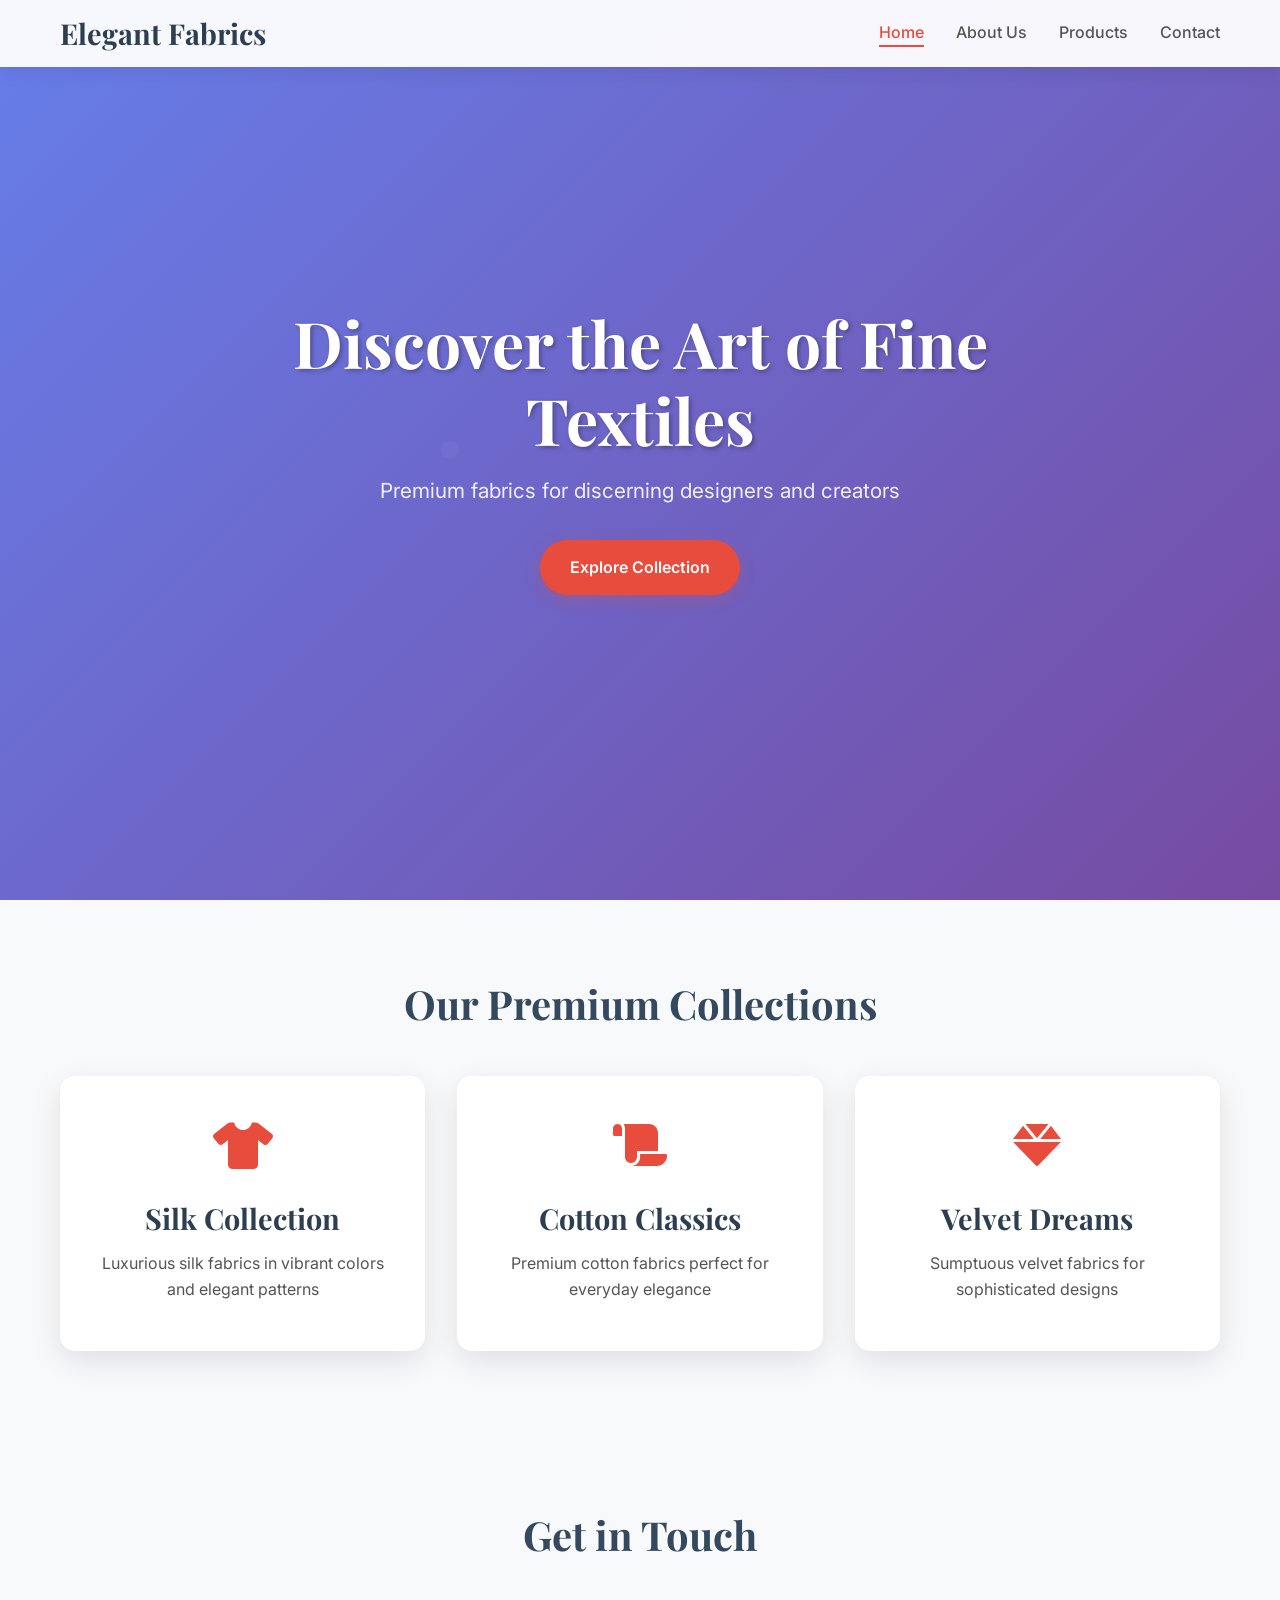
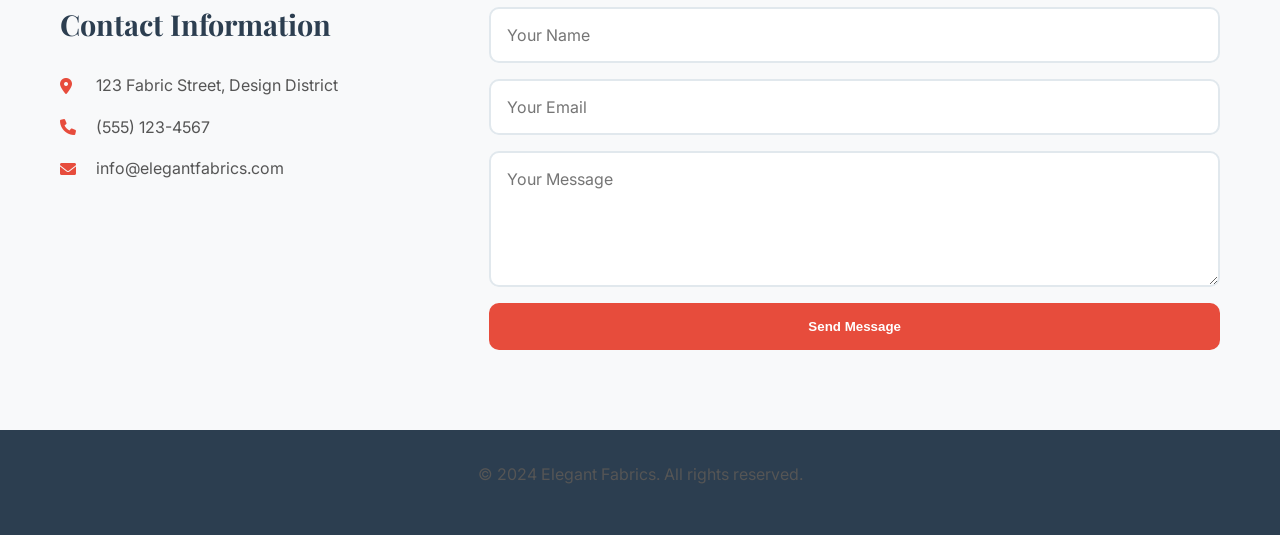
<file: index.html>
<!DOCTYPE html>
<html lang="en">
<head>
    <meta charset="UTF-8">
    <meta name="viewport" content="width=device-width, initial-scale=1.0">
    <title>Elegant Fabrics - Premium Textiles & Materials</title>
    <link rel="stylesheet" href="styles.css">
    <link href="https://fonts.googleapis.com/css2?family=Playfair+Display:wght@400;700&family=Inter:wght@300;400;500;600&display=swap" rel="stylesheet">
    <link rel="stylesheet" href="https://cdnjs.cloudflare.com/ajax/libs/font-awesome/6.0.0/css/all.min.css">
</head>
<body>
    <header class="header">
        <nav class="navbar">
            <div class="nav-container">
                <div class="nav-logo">
                    <h2>Elegant Fabrics</h2>
                </div>
                <ul class="nav-menu">
                    <li class="nav-item">
                        <a href="index.html" class="nav-link">Home</a>
                    </li>
                    <li class="nav-item">
                        <a href="about.html" class="nav-link active">About Us</a>
                    </li>
                    <li class="nav-item">
                        <a href="#products" class="nav-link">Products</a>
                    </li>
                    <li class="nav-item">
                        <a href="#contact" class="nav-link">Contact</a>
                    </li>
                </ul>
                <div class="hamburger">
                    <span class="bar"></span>
                    <span class="bar"></span>
                    <span class="bar"></span>
                </div>
            </div>
        </nav>
    </header>

    <main>
        <section class="hero">
            <div class="hero-content">
                <h1>Discover the Art of Fine Textiles</h1>
                <p>Premium fabrics for discerning designers and creators</p>
                <a href="#products" class="cta-button">Explore Collection</a>
            </div>
        </section>

        <section id="products" class="products">
            <div class="container">
                <h2>Our Premium Collections</h2>
                <div class="product-grid">
                    <div class="product-card">
                        <div class="product-image">
                            <i class="fas fa-tshirt"></i>
                        </div>
                        <h3>Silk Collection</h3>
                        <p>Luxurious silk fabrics in vibrant colors and elegant patterns</p>
                    </div>
                    <div class="product-card">
                        <div class="product-image">
                            <i class="fas fa-scroll"></i>
                        </div>
                        <h3>Cotton Classics</h3>
                        <p>Premium cotton fabrics perfect for everyday elegance</p>
                    </div>
                    <div class="product-card">
                        <div class="product-image">
                            <i class="fas fa-gem"></i>
                        </div>
                        <h3>Velvet Dreams</h3>
                        <p>Sumptuous velvet fabrics for sophisticated designs</p>
                    </div>
                </div>
            </div>
        </section>

        <section id="contact" class="contact">
            <div class="container">
                <h2>Get in Touch</h2>
                <div class="contact-content">
                    <div class="contact-info">
                        <h3>Contact Information</h3>
                        <p><i class="fas fa-map-marker-alt"></i> 123 Fabric Street, Design District</p>
                        <p><i class="fas fa-phone"></i> (555) 123-4567</p>
                        <p><i class="fas fa-envelope"></i> info@elegantfabrics.com</p>
                    </div>
                    <form class="contact-form">
                        <input type="text" placeholder="Your Name" required>
                        <input type="email" placeholder="Your Email" required>
                        <textarea placeholder="Your Message" rows="5" required></textarea>
                        <button type="submit" class="submit-btn">Send Message</button>
                    </form>
                </div>
            </div>
        </section>
    </main>

    <footer class="footer">
        <div class="container">
            <p>&copy; 2024 Elegant Fabrics. All rights reserved.</p>
        </div>
    </footer>

    <script src="script.js"></script>
</body>
</html>
</file>
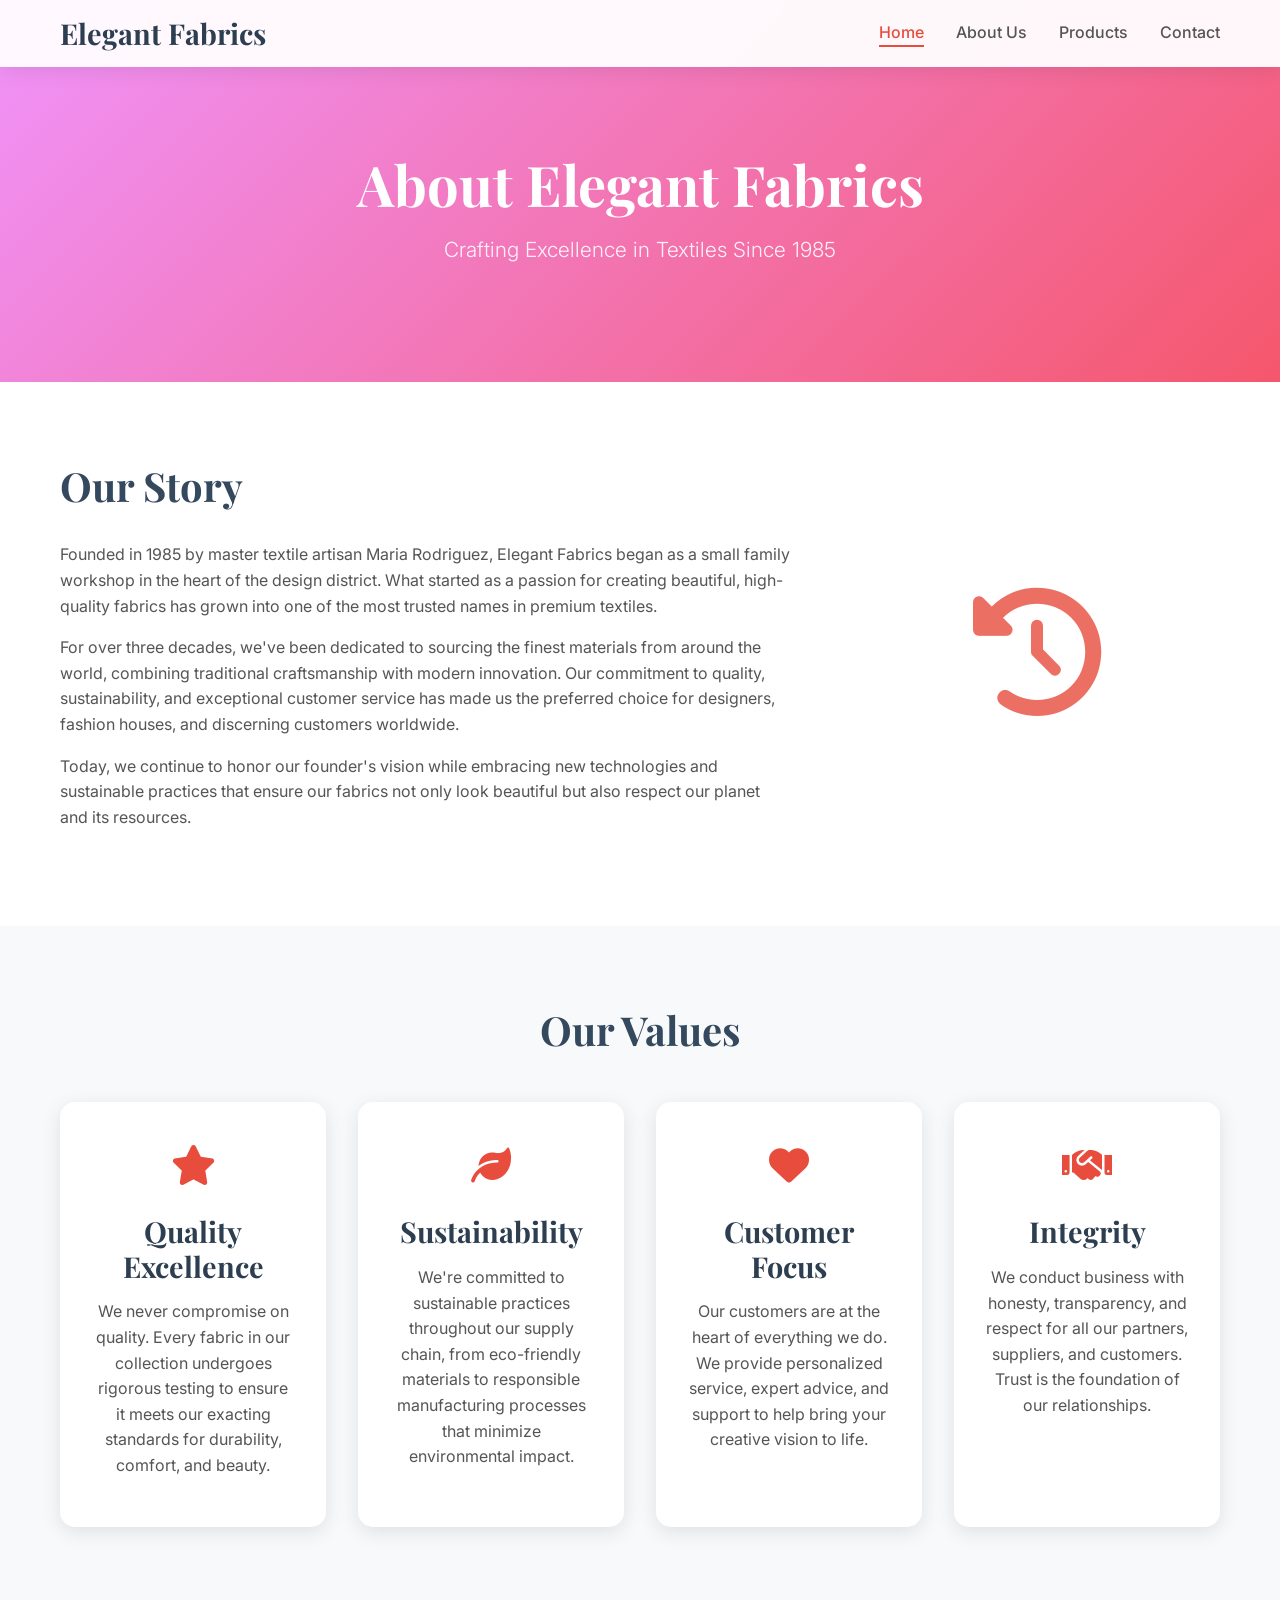
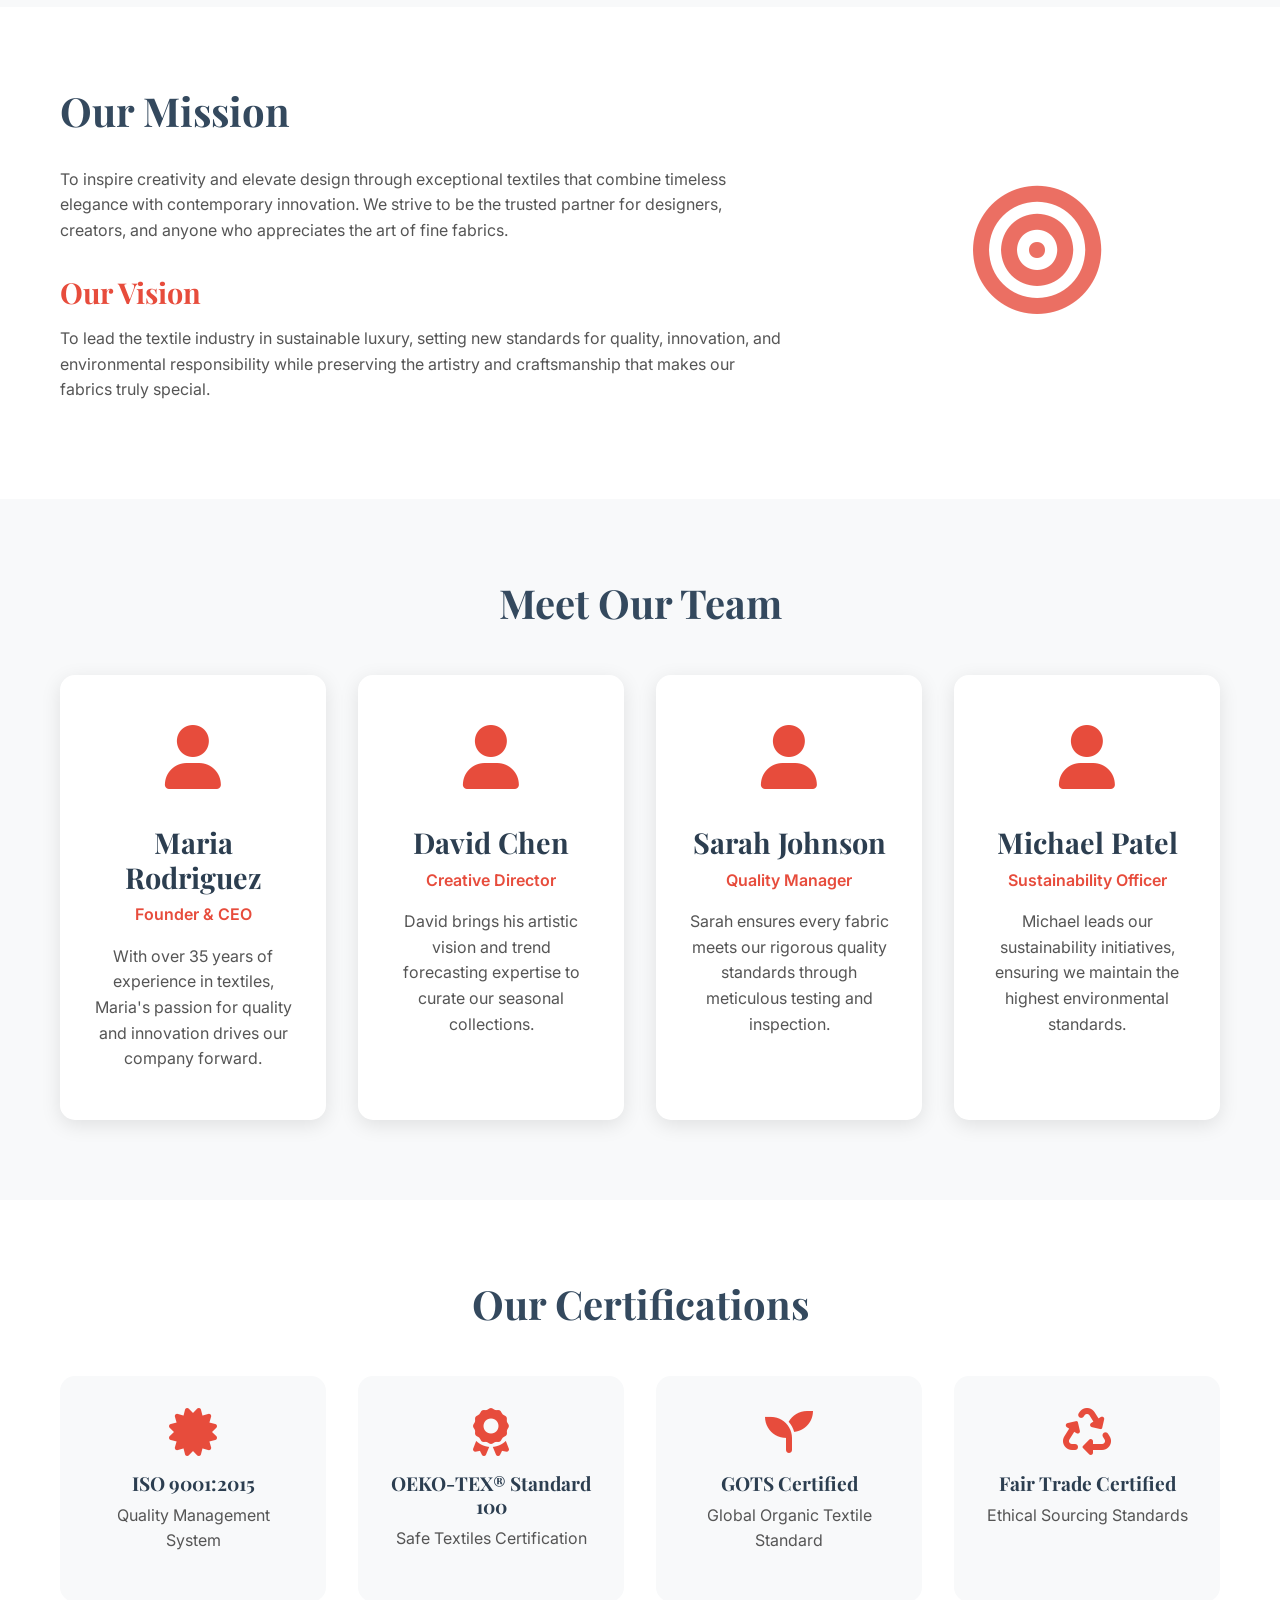
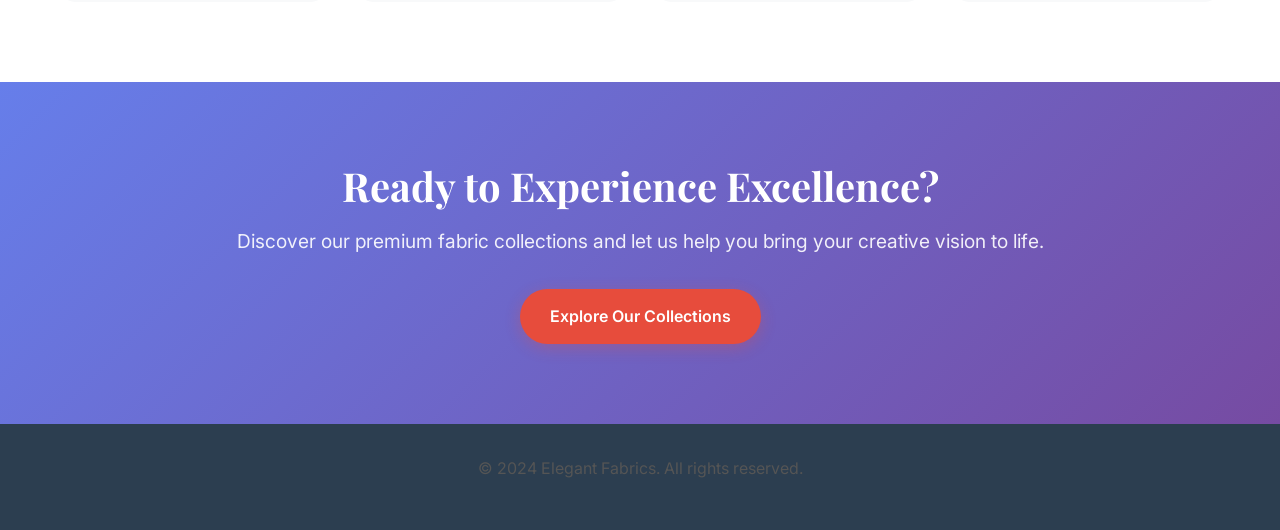
<file: about.html>
<!DOCTYPE html>
<html lang="en">
<head>
    <meta charset="UTF-8">
    <meta name="viewport" content="width=device-width, initial-scale=1.0">
    <title>About Us - Elegant Fabrics</title>
    <link rel="stylesheet" href="styles.css">
    <link href="https://fonts.googleapis.com/css2?family=Playfair+Display:wght@400;700&family=Inter:wght@300;400;500;600&display=swap" rel="stylesheet">
    <link rel="stylesheet" href="https://cdnjs.cloudflare.com/ajax/libs/font-awesome/6.0.0/css/all.min.css">
</head>
<body>
    <header class="header">
        <nav class="navbar">
            <div class="nav-container">
                <div class="nav-logo">
                    <h2>Elegant Fabrics</h2>
                </div>
                <ul class="nav-menu">
                    <li class="nav-item">
                        <a href="index.html" class="nav-link">Home</a>
                    </li>
                    <li class="nav-item">
                        <a href="about.html" class="nav-link active">About Us</a>
                    </li>
                    <li class="nav-item">
                        <a href="index.html#products" class="nav-link">Products</a>
                    </li>
                    <li class="nav-item">
                        <a href="index.html#contact" class="nav-link">Contact</a>
                    </li>
                </ul>
                <div class="hamburger">
                    <span class="bar"></span>
                    <span class="bar"></span>
                    <span class="bar"></span>
                </div>
            </div>
        </nav>
    </header>

    <main>
        <section class="about-hero">
            <div class="container">
                <h1>About Elegant Fabrics</h1>
                <p class="subtitle">Crafting Excellence in Textiles Since 1985</p>
            </div>
        </section>

        <section class="our-story">
            <div class="container">
                <div class="story-content">
                    <div class="story-text">
                        <h2>Our Story</h2>
                        <p>Founded in 1985 by master textile artisan Maria Rodriguez, Elegant Fabrics began as a small family workshop in the heart of the design district. What started as a passion for creating beautiful, high-quality fabrics has grown into one of the most trusted names in premium textiles.</p>
                        
                        <p>For over three decades, we've been dedicated to sourcing the finest materials from around the world, combining traditional craftsmanship with modern innovation. Our commitment to quality, sustainability, and exceptional customer service has made us the preferred choice for designers, fashion houses, and discerning customers worldwide.</p>
                        
                        <p>Today, we continue to honor our founder's vision while embracing new technologies and sustainable practices that ensure our fabrics not only look beautiful but also respect our planet and its resources.</p>
                    </div>
                    <div class="story-image">
                        <i class="fas fa-history"></i>
                    </div>
                </div>
            </div>
        </section>

        <section class="our-values">
            <div class="container">
                <h2>Our Values</h2>
                <div class="values-grid">
                    <div class="value-card">
                        <div class="value-icon">
                            <i class="fas fa-star"></i>
                        </div>
                        <h3>Quality Excellence</h3>
                        <p>We never compromise on quality. Every fabric in our collection undergoes rigorous testing to ensure it meets our exacting standards for durability, comfort, and beauty.</p>
                    </div>
                    <div class="value-card">
                        <div class="value-icon">
                            <i class="fas fa-leaf"></i>
                        </div>
                        <h3>Sustainability</h3>
                        <p>We're committed to sustainable practices throughout our supply chain, from eco-friendly materials to responsible manufacturing processes that minimize environmental impact.</p>
                    </div>
                    <div class="value-card">
                        <div class="value-icon">
                            <i class="fas fa-heart"></i>
                        </div>
                        <h3>Customer Focus</h3>
                        <p>Our customers are at the heart of everything we do. We provide personalized service, expert advice, and support to help bring your creative vision to life.</p>
                    </div>
                    <div class="value-card">
                        <div class="value-icon">
                            <i class="fas fa-handshake"></i>
                        </div>
                        <h3>Integrity</h3>
                        <p>We conduct business with honesty, transparency, and respect for all our partners, suppliers, and customers. Trust is the foundation of our relationships.</p>
                    </div>
                </div>
            </div>
        </section>

        <section class="our-mission">
            <div class="container">
                <div class="mission-content">
                    <div class="mission-text">
                        <h2>Our Mission</h2>
                        <p>To inspire creativity and elevate design through exceptional textiles that combine timeless elegance with contemporary innovation. We strive to be the trusted partner for designers, creators, and anyone who appreciates the art of fine fabrics.</p>
                        
                        <h3>Our Vision</h3>
                        <p>To lead the textile industry in sustainable luxury, setting new standards for quality, innovation, and environmental responsibility while preserving the artistry and craftsmanship that makes our fabrics truly special.</p>
                    </div>
                    <div class="mission-image">
                        <i class="fas fa-bullseye"></i>
                    </div>
                </div>
            </div>
        </section>

        <section class="our-team">
            <div class="container">
                <h2>Meet Our Team</h2>
                <div class="team-grid">
                    <div class="team-member">
                        <div class="member-image">
                            <i class="fas fa-user"></i>
                        </div>
                        <h3>Maria Rodriguez</h3>
                        <p class="position">Founder & CEO</p>
                        <p>With over 35 years of experience in textiles, Maria's passion for quality and innovation drives our company forward.</p>
                    </div>
                    <div class="team-member">
                        <div class="member-image">
                            <i class="fas fa-user"></i>
                        </div>
                        <h3>David Chen</h3>
                        <p class="position">Creative Director</p>
                        <p>David brings his artistic vision and trend forecasting expertise to curate our seasonal collections.</p>
                    </div>
                    <div class="team-member">
                        <div class="member-image">
                            <i class="fas fa-user"></i>
                        </div>
                        <h3>Sarah Johnson</h3>
                        <p class="position">Quality Manager</p>
                        <p>Sarah ensures every fabric meets our rigorous quality standards through meticulous testing and inspection.</p>
                    </div>
                    <div class="team-member">
                        <div class="member-image">
                            <i class="fas fa-user"></i>
                        </div>
                        <h3>Michael Patel</h3>
                        <p class="position">Sustainability Officer</p>
                        <p>Michael leads our sustainability initiatives, ensuring we maintain the highest environmental standards.</p>
                    </div>
                </div>
            </div>
        </section>

        <section class="certifications">
            <div class="container">
                <h2>Our Certifications</h2>
                <div class="cert-grid">
                    <div class="cert-item">
                        <i class="fas fa-certificate"></i>
                        <h3>ISO 9001:2015</h3>
                        <p>Quality Management System</p>
                    </div>
                    <div class="cert-item">
                        <i class="fas fa-award"></i>
                        <h3>OEKO-TEX® Standard 100</h3>
                        <p>Safe Textiles Certification</p>
                    </div>
                    <div class="cert-item">
                        <i class="fas fa-seedling"></i>
                        <h3>GOTS Certified</h3>
                        <p>Global Organic Textile Standard</p>
                    </div>
                    <div class="cert-item">
                        <i class="fas fa-recycle"></i>
                        <h3>Fair Trade Certified</h3>
                        <p>Ethical Sourcing Standards</p>
                    </div>
                </div>
            </div>
        </section>

        <section class="cta-section">
            <div class="container">
                <h2>Ready to Experience Excellence?</h2>
                <p>Discover our premium fabric collections and let us help you bring your creative vision to life.</p>
                <a href="index.html#products" class="cta-button">Explore Our Collections</a>
            </div>
        </section>
    </main>

    <footer class="footer">
        <div class="container">
            <p>&copy; 2024 Elegant Fabrics. All rights reserved.</p>
        </div>
    </footer>

    <script src="script.js"></script>
</body>
</html>
</file>
<file: styles.css>
/* Reset and Base Styles */
* {
    margin: 0;
    padding: 0;
    box-sizing: border-box;
}

body {
    font-family: 'Inter', sans-serif;
    line-height: 1.6;
    color: #333;
    background-color: #fff;
}

.container {
    max-width: 1200px;
    margin: 0 auto;
    padding: 0 20px;
}

/* Typography */
h1, h2, h3, h4, h5, h6 {
    font-family: 'Playfair Display', serif;
    font-weight: 700;
    line-height: 1.2;
    margin-bottom: 1rem;
}

h1 {
    font-size: 3.5rem;
    color: #2c3e50;
}

h2 {
    font-size: 2.5rem;
    color: #34495e;
    text-align: center;
    margin-bottom: 2rem;
}

h3 {
    font-size: 1.8rem;
    color: #2c3e50;
}

p {
    margin-bottom: 1rem;
    color: #555;
}

/* Header and Navigation */
.header {
    background: rgba(255, 255, 255, 0.95);
    backdrop-filter: blur(10px);
    position: fixed;
    top: 0;
    width: 100%;
    z-index: 1000;
    box-shadow: 0 2px 20px rgba(0, 0, 0, 0.1);
}

.navbar {
    padding: 1rem 0;
}

.nav-container {
    max-width: 1200px;
    margin: 0 auto;
    padding: 0 20px;
    display: flex;
    justify-content: space-between;
    align-items: center;
}

.nav-logo h2 {
    font-family: 'Playfair Display', serif;
    color: #2c3e50;
    margin: 0;
    font-size: 1.8rem;
}

.nav-menu {
    display: flex;
    list-style: none;
    gap: 2rem;
}

.nav-link {
    text-decoration: none;
    color: #555;
    font-weight: 500;
    transition: color 0.3s ease;
    position: relative;
}

.nav-link:hover,
.nav-link.active {
    color: #e74c3c;
}

.nav-link::after {
    content: '';
    position: absolute;
    width: 0;
    height: 2px;
    bottom: -5px;
    left: 0;
    background-color: #e74c3c;
    transition: width 0.3s ease;
}

.nav-link:hover::after,
.nav-link.active::after {
    width: 100%;
}

.hamburger {
    display: none;
    flex-direction: column;
    cursor: pointer;
}

.bar {
    width: 25px;
    height: 3px;
    background-color: #333;
    margin: 3px 0;
    transition: 0.3s;
}

/* Hero Section */
.hero {
    background: linear-gradient(135deg, #667eea 0%, #764ba2 100%);
    height: 100vh;
    display: flex;
    align-items: center;
    justify-content: center;
    text-align: center;
    color: white;
    position: relative;
    overflow: hidden;
}

.hero::before {
    content: '';
    position: absolute;
    top: 0;
    left: 0;
    right: 0;
    bottom: 0;
    background: url('data:image/svg+xml,<svg xmlns="http://www.w3.org/2000/svg" viewBox="0 0 100 100"><defs><pattern id="grain" width="100" height="100" patternUnits="userSpaceOnUse"><circle cx="50" cy="50" r="1" fill="white" opacity="0.1"/></pattern></defs><rect width="100" height="100" fill="url(%23grain)"/></svg>');
    opacity: 0.3;
}

.hero-content {
    position: relative;
    z-index: 2;
    max-width: 800px;
    padding: 0 20px;
}

.hero h1 {
    font-size: 4rem;
    margin-bottom: 1rem;
    color: white;
    text-shadow: 2px 2px 4px rgba(0, 0, 0, 0.3);
}

.hero p {
    font-size: 1.3rem;
    margin-bottom: 2rem;
    color: rgba(255, 255, 255, 0.9);
}

.cta-button {
    display: inline-block;
    background: #e74c3c;
    color: white;
    padding: 15px 30px;
    text-decoration: none;
    border-radius: 50px;
    font-weight: 600;
    transition: all 0.3s ease;
    box-shadow: 0 4px 15px rgba(231, 76, 60, 0.3);
}

.cta-button:hover {
    background: #c0392b;
    transform: translateY(-2px);
    box-shadow: 0 6px 20px rgba(231, 76, 60, 0.4);
}

/* About Hero */
.about-hero {
    background: linear-gradient(135deg, #f093fb 0%, #f5576c 100%);
    padding: 150px 0 100px;
    text-align: center;
    color: white;
}

.about-hero h1 {
    color: white;
    margin-bottom: 1rem;
}

.subtitle {
    font-size: 1.3rem;
    color: rgba(255, 255, 255, 0.9);
    font-weight: 300;
}

/* Sections */
section {
    padding: 80px 0;
}

/* Products Section */
.products {
    background: #f8f9fa;
}

.product-grid {
    display: grid;
    grid-template-columns: repeat(auto-fit, minmax(300px, 1fr));
    gap: 2rem;
    margin-top: 3rem;
}

.product-card {
    background: white;
    padding: 2rem;
    border-radius: 15px;
    text-align: center;
    box-shadow: 0 10px 30px rgba(0, 0, 0, 0.1);
    transition: transform 0.3s ease, box-shadow 0.3s ease;
}

.product-card:hover {
    transform: translateY(-10px);
    box-shadow: 0 20px 40px rgba(0, 0, 0, 0.15);
}

.product-image {
    font-size: 3rem;
    color: #e74c3c;
    margin-bottom: 1rem;
}

.product-card h3 {
    color: #2c3e50;
    margin-bottom: 1rem;
}

/* Story Section */
.our-story {
    background: white;
}

.story-content {
    display: grid;
    grid-template-columns: 2fr 1fr;
    gap: 4rem;
    align-items: center;
}

.story-text h2 {
    text-align: left;
    margin-bottom: 2rem;
}

.story-image {
    text-align: center;
    font-size: 8rem;
    color: #e74c3c;
    opacity: 0.8;
}

/* Values Section */
.our-values {
    background: #f8f9fa;
}

.values-grid {
    display: grid;
    grid-template-columns: repeat(auto-fit, minmax(250px, 1fr));
    gap: 2rem;
    margin-top: 3rem;
}

.value-card {
    background: white;
    padding: 2rem;
    border-radius: 15px;
    text-align: center;
    box-shadow: 0 5px 20px rgba(0, 0, 0, 0.1);
    transition: transform 0.3s ease;
}

.value-card:hover {
    transform: translateY(-5px);
}

.value-icon {
    font-size: 2.5rem;
    color: #e74c3c;
    margin-bottom: 1rem;
}

.value-card h3 {
    color: #2c3e50;
    margin-bottom: 1rem;
}

/* Mission Section */
.our-mission {
    background: white;
}

.mission-content {
    display: grid;
    grid-template-columns: 2fr 1fr;
    gap: 4rem;
    align-items: center;
}

.mission-text h2 {
    text-align: left;
    margin-bottom: 2rem;
}

.mission-text h3 {
    color: #e74c3c;
    margin-top: 2rem;
    margin-bottom: 1rem;
}

.mission-image {
    text-align: center;
    font-size: 8rem;
    color: #e74c3c;
    opacity: 0.8;
}

/* Team Section */
.our-team {
    background: #f8f9fa;
}

.team-grid {
    display: grid;
    grid-template-columns: repeat(auto-fit, minmax(250px, 1fr));
    gap: 2rem;
    margin-top: 3rem;
}

.team-member {
    background: white;
    padding: 2rem;
    border-radius: 15px;
    text-align: center;
    box-shadow: 0 5px 20px rgba(0, 0, 0, 0.1);
    transition: transform 0.3s ease;
}

.team-member:hover {
    transform: translateY(-5px);
}

.member-image {
    font-size: 4rem;
    color: #e74c3c;
    margin-bottom: 1rem;
}

.team-member h3 {
    color: #2c3e50;
    margin-bottom: 0.5rem;
}

.position {
    color: #e74c3c;
    font-weight: 600;
    margin-bottom: 1rem;
}

/* Certifications Section */
.certifications {
    background: white;
}

.cert-grid {
    display: grid;
    grid-template-columns: repeat(auto-fit, minmax(200px, 1fr));
    gap: 2rem;
    margin-top: 3rem;
}

.cert-item {
    text-align: center;
    padding: 2rem;
    border-radius: 15px;
    background: #f8f9fa;
    transition: transform 0.3s ease;
}

.cert-item:hover {
    transform: translateY(-5px);
}

.cert-item i {
    font-size: 3rem;
    color: #e74c3c;
    margin-bottom: 1rem;
}

.cert-item h3 {
    color: #2c3e50;
    margin-bottom: 0.5rem;
    font-size: 1.2rem;
}

/* CTA Section */
.cta-section {
    background: linear-gradient(135deg, #667eea 0%, #764ba2 100%);
    text-align: center;
    color: white;
}

.cta-section h2 {
    color: white;
    margin-bottom: 1rem;
}

.cta-section p {
    color: rgba(255, 255, 255, 0.9);
    margin-bottom: 2rem;
    font-size: 1.2rem;
}

/* Contact Section */
.contact {
    background: #f8f9fa;
}

.contact-content {
    display: grid;
    grid-template-columns: 1fr 2fr;
    gap: 4rem;
    margin-top: 3rem;
}

.contact-info h3 {
    color: #2c3e50;
    margin-bottom: 2rem;
}

.contact-info p {
    display: flex;
    align-items: center;
    margin-bottom: 1rem;
    color: #555;
}

.contact-info i {
    color: #e74c3c;
    margin-right: 1rem;
    width: 20px;
}

.contact-form {
    display: flex;
    flex-direction: column;
    gap: 1rem;
}

.contact-form input,
.contact-form textarea {
    padding: 1rem;
    border: 2px solid #e1e8ed;
    border-radius: 10px;
    font-family: inherit;
    font-size: 1rem;
    transition: border-color 0.3s ease;
}

.contact-form input:focus,
.contact-form textarea:focus {
    outline: none;
    border-color: #e74c3c;
}

.submit-btn {
    background: #e74c3c;
    color: white;
    padding: 1rem 2rem;
    border: none;
    border-radius: 10px;
    font-weight: 600;
    cursor: pointer;
    transition: background 0.3s ease;
}

.submit-btn:hover {
    background: #c0392b;
}

/* Footer */
.footer {
    background: #2c3e50;
    color: white;
    text-align: center;
    padding: 2rem 0;
}

/* Responsive Design */
@media (max-width: 768px) {
    .hamburger {
        display: flex;
    }

    .nav-menu {
        position: fixed;
        left: -100%;
        top: 70px;
        flex-direction: column;
        background-color: white;
        width: 100%;
        text-align: center;
        transition: 0.3s;
        box-shadow: 0 10px 27px rgba(0, 0, 0, 0.05);
        padding: 2rem 0;
    }

    .nav-menu.active {
        left: 0;
    }

    .nav-menu li {
        margin: 1rem 0;
    }

    h1 {
        font-size: 2.5rem;
    }

    h2 {
        font-size: 2rem;
    }

    .hero h1 {
        font-size: 2.5rem;
    }

    .story-content,
    .mission-content {
        grid-template-columns: 1fr;
        gap: 2rem;
    }

    .story-image,
    .mission-image {
        font-size: 4rem;
    }

    .contact-content {
        grid-template-columns: 1fr;
        gap: 2rem;
    }

    .product-grid,
    .values-grid,
    .team-grid,
    .cert-grid {
        grid-template-columns: 1fr;
    }
}

@media (max-width: 480px) {
    .container {
        padding: 0 15px;
    }

    h1 {
        font-size: 2rem;
    }

    .hero h1 {
        font-size: 2rem;
    }

    .hero p {
        font-size: 1.1rem;
    }

    section {
        padding: 60px 0;
    }
}

/* Animations */
@keyframes fadeInUp {
    from {
        opacity: 0;
        transform: translateY(30px);
    }
    to {
        opacity: 1;
        transform: translateY(0);
    }
}

.product-card,
.value-card,
.team-member,
.cert-item {
    animation: fadeInUp 0.6s ease forwards;
}

/* Smooth scrolling */
html {
    scroll-behavior: smooth;
}
</file>
